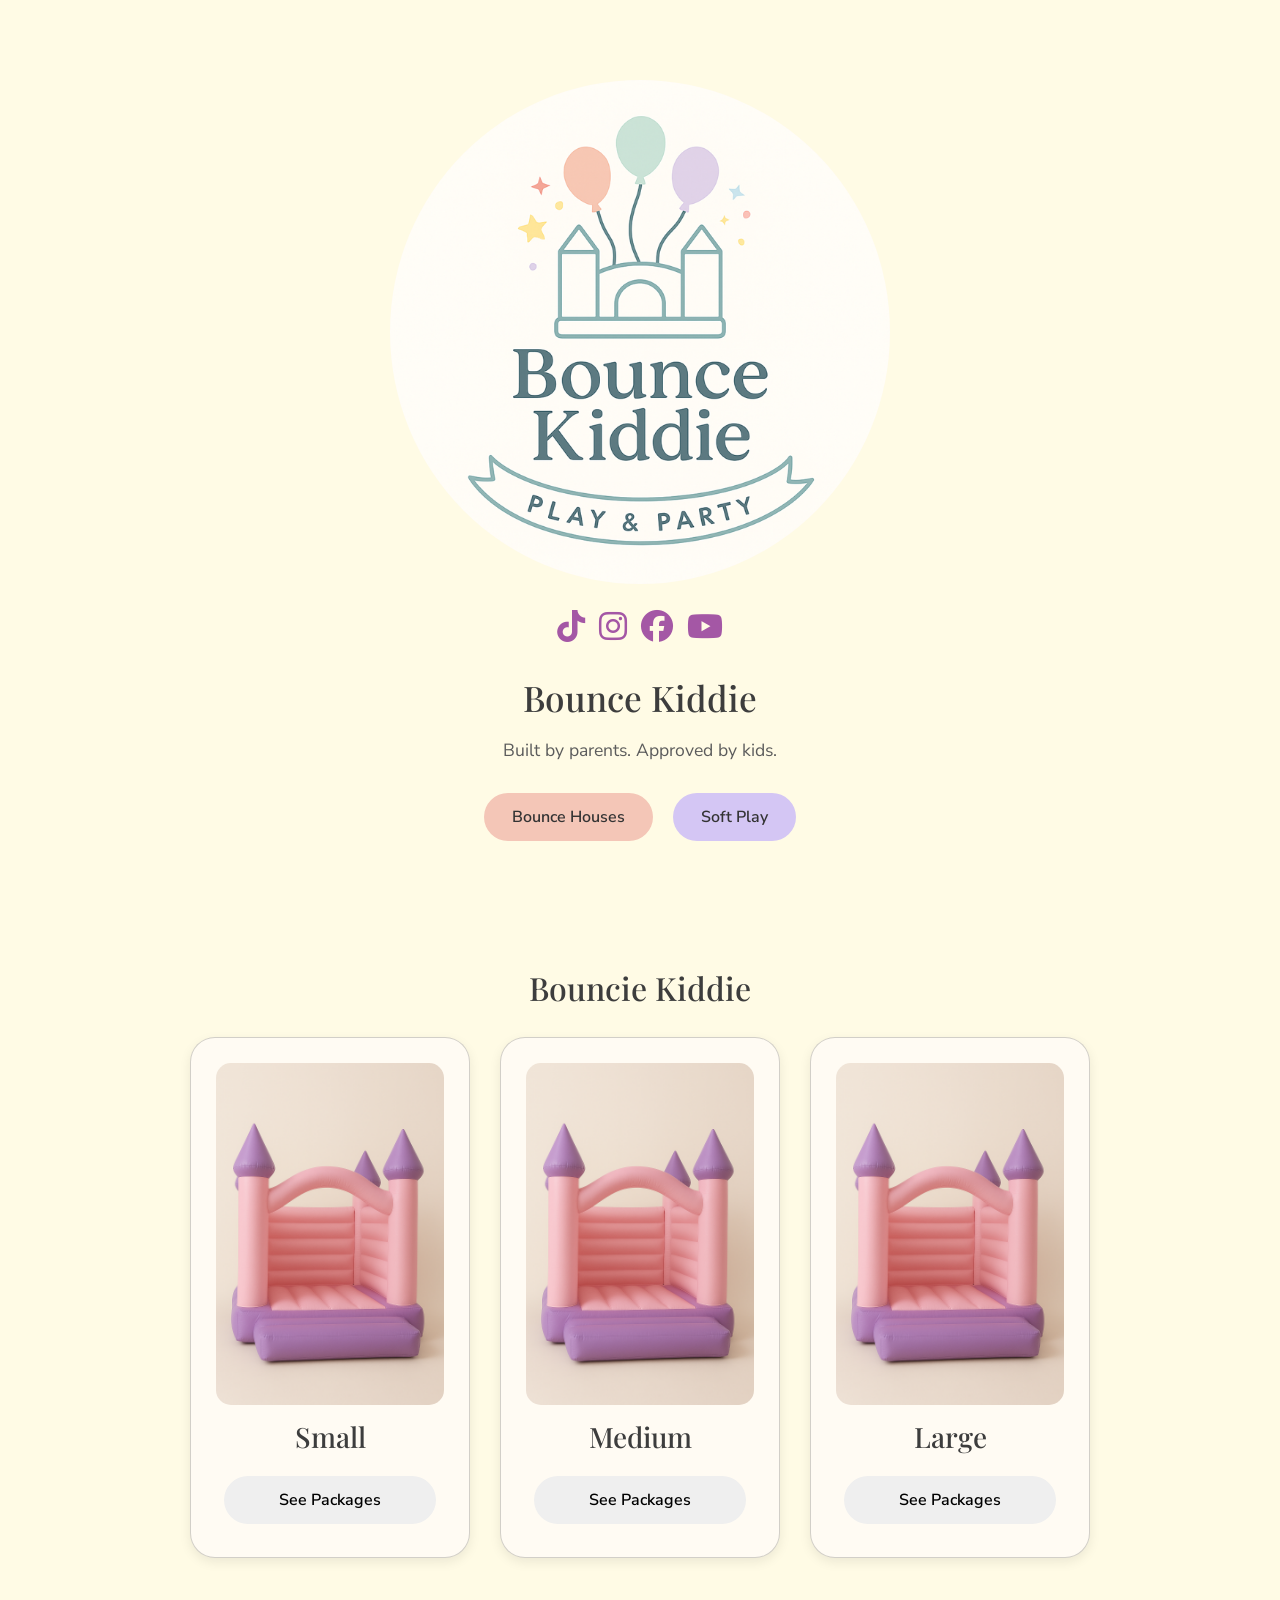
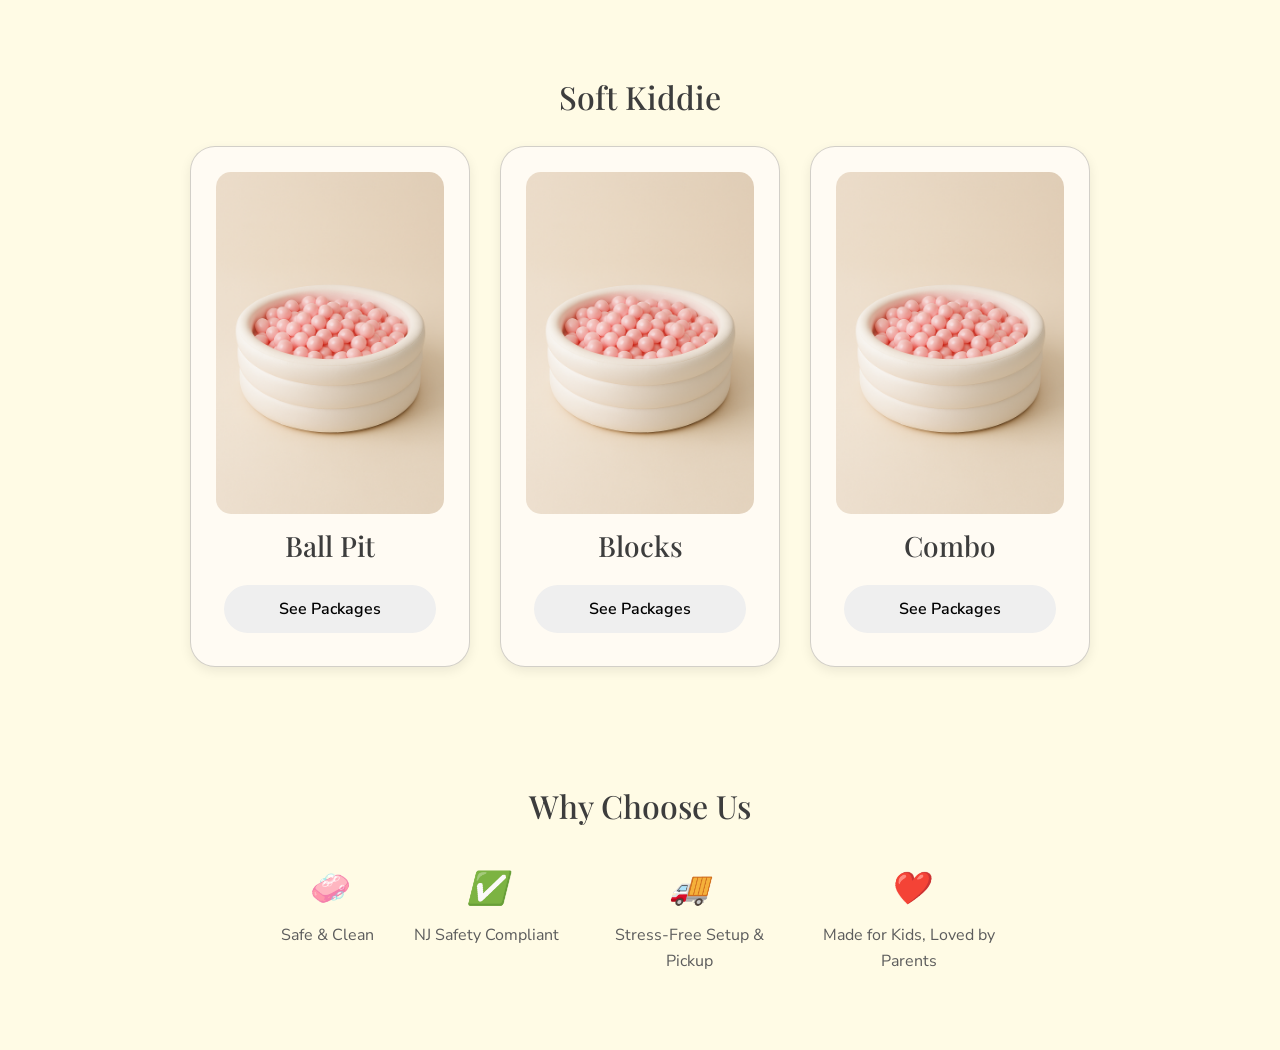
<file: public/index.html>
<!DOCTYPE html>
<html lang="en">
<head>
  <meta charset="UTF-8">
  <meta name="viewport" content="width=device-width, initial-scale=1.0">
  <title>Bounce Kiddie - Play & Party Rentals</title>
  <link href="https://fonts.googleapis.com/css2?family=Nunito+Sans:wght@400;600&family=Playfair+Display:wght@600&display=swap" rel="stylesheet">
  <link href="https://fonts.googleapis.com/css2?family=Fredoka+One&family=Poppins:wght@300;500&display=swap" rel="stylesheet">
  <link href="https://cdn.jsdelivr.net/npm/bootstrap@5.0.2/dist/css/bootstrap.min.css" rel="stylesheet" integrity="sha384-EVSTQN3/azprG1Anm3QDgpJLIm9Nao0Yz1ztcQTwFspd3yD65VohhpuuCOmLASjC" crossorigin="anonymous">
  <link rel="stylesheet" href="https://cdnjs.cloudflare.com/ajax/libs/font-awesome/6.5.2/css/all.min.css" integrity="sha512-SnH5WK+bZxgPHs44uWIX+LLJAJ9/2PkPKZ5QiAj6Ta86w+fsb2TkcmfRyVX3pBnMFcV7oQPJkl9QevSCWr3W6A==" crossorigin="anonymous" referrerpolicy="no-referrer" />
  <link rel="stylesheet" href="style.css">

</head>
<body style="background-color: #fffbe5;">
  <!-- Hero Section -->
  <header class="hero">
    <img src="./assets/bounceLogo.png" alt="Bounce Kiddie Logo" class="logo">
    <div id="socials">
      <a class="socialLink" target="_blank" href="#"><i class="fa-brands fa-tiktok"></i></a>
      <a class="socialLink" target="_blank" href="#"><i class="fa-brands fa-instagram"></i></a>
      <a class="socialLink" target="_blank" href="#"><i class="fa-brands fa-facebook"></i></a>
      <a class="socialLink" target="_blank" href="#"><i class="fa-brands fa-youtube"></i></a>
    </div>
    <h1>Bounce Kiddie</h1>
    <p>Built by parents. Approved by kids.</p>
    <div class="hero-buttons">
      <button onclick="document.getElementById('bouncie').scrollIntoView({behavior:'smooth'})">Bounce Houses</button>
      <button onclick="document.getElementById('soft').scrollIntoView({behavior:'smooth'})">Soft Play</button>
    </div>
  </header>
<style>
  .card {
    border-radius: 25px;
    background-color: #fffbf3;
  }
</style>
  <!-- Rentals Section -->
  <section id="bouncie">
    <h2>Bouncie Kiddie</h2>
    <div class="cards">
      <div class="card">
        <img src="./assets/pinkBounceHouse.png" alt="Bounce House">
        <h3>Small</h3>
        <button>See Packages</button>
      </div>
      <div class="card">
        <img src="./assets/pinkBounceHouse.png" alt="Bounce House">
        <h3>Medium</h3>
        <button>See Packages</button>
      </div>
      <div class="card">
        <img src="./assets/pinkBounceHouse.png" alt="Bounce House">
        <h3>Large</h3>
        <button>See Packages</button>
      </div>
    </div>
  </section>
  <section id="soft">
    <h2>Soft Kiddie</h2>
    <div class="cards">
      <div class="card">
        <img src="./assets/pinkBallPit.png" alt="Soft Play">
        <h3>Ball Pit</h3>
        <button>See Packages</button>
      </div>
      <div class="card">
        <img src="./assets/pinkBallPit.png" alt="Soft Play">
        <h3>Blocks</h3>
        <button>See Packages</button>
      </div>
      <div class="card">
        <img src="./assets/pinkBallPit.png" alt="Soft Play">
        <h3>Combo</h3>
        <button>See Packages</button>
      </div>
    </div>
  </section>

  <!-- Why Choose Us -->
  <section id="why">
    <h2>Why Choose Us</h2>
    <div class="features">
      <div class="feature">
        <i>🧼</i>
        <p>Safe & Clean</p>
      </div>
      <div class="feature">
        <i>✅</i>
        <p>NJ Safety Compliant</p>
      </div>
      <div class="feature">
        <i>🚚</i>
        <p>Stress-Free Setup & Pickup</p>
      </div>
      <div class="feature">
        <i>❤️</i>
        <p>Made for Kids, Loved by Parents</p>
      </div>
    </div>
  </section>
</body>
</html>
</file>
<file: public/style.css>
/* Reset */
body {
  margin: 0;
  font-family: 'Nunito Sans', sans-serif;
  background-color: #fffbe5; /* soft cream */
  color: #4a4a4a;
}

/* Typography */
h1, h2, h3 {
  font-family: 'Playfair Display', serif;
  color: #3d3d3d;
  margin-bottom: 0.5em;
}

p {
  color: #5c5c5c;
  line-height: 1.6;
}

/* Buttons */
.hero-buttons button, .card button {
  border: none;
  padding: 12px 28px;
  margin: 8px;
  border-radius: 25px;
  font-size: 1rem;
  cursor: pointer;
  transition: all 0.3s ease;
  font-weight: 600;
}

button:hover, .cta-btn:hover {
  transform: scale(1.05);
}

button:nth-child(1) { background-color: #f4c6b7; color: #333; }
button:nth-child(2) { background-color: #d4c6f4; color: #333; }
.cta-btn { background-color: #f6b28e; color: #fff; }

/* Hero Section */
.hero {
  text-align: center;
  padding: 80px 20px 60px;
}

.hero img.logo {
    width: 80vw;
    max-width: 500px;
    margin-bottom: 20px;
    border-radius: 50%;
}

.hero h1 {
  font-size: 2.2rem;
}

.hero p {
  font-size: 1.1rem;
  margin-bottom: 20px;
}

.socialLink {
font-size: 2rem;
text-decoration: none;
color: rgb(164 87 165);
padding: 5px;
}
#socials {
  margin-bottom: 25px;
}
.socialLink:hover {
    color: rgb(232 159 233);
}

/* Rentals Section */
section {
  padding: 60px 20px;
  text-align: center;
}

.cards {
  display: flex;
  justify-content: center;
  gap: 30px;
  flex-wrap: wrap;
  margin-top: 30px;
}

.card {
  background: #fff;
  border-radius: 25px;
  box-shadow: 0 4px 12px rgba(0,0,0,0.08);
  padding: 25px;
  width: 280px;
  transition: transform 0.3s ease;
}

.card:hover {
  transform: translateY(-8px);
}

.card img {
  max-width: 100%;
  border-radius: 15px;
  margin-bottom: 15px;
}

/* Why Choose Us Section */
.features {
  display: flex;
  justify-content: center;
  flex-wrap: wrap;
  gap: 40px;
  margin-top: 40px;
}

.feature {
  max-width: 180px;
}

.feature i {
  font-size: 2rem;
  color: #f6b28e;
  display: block;
  margin-bottom: 10px;
}
</file>
